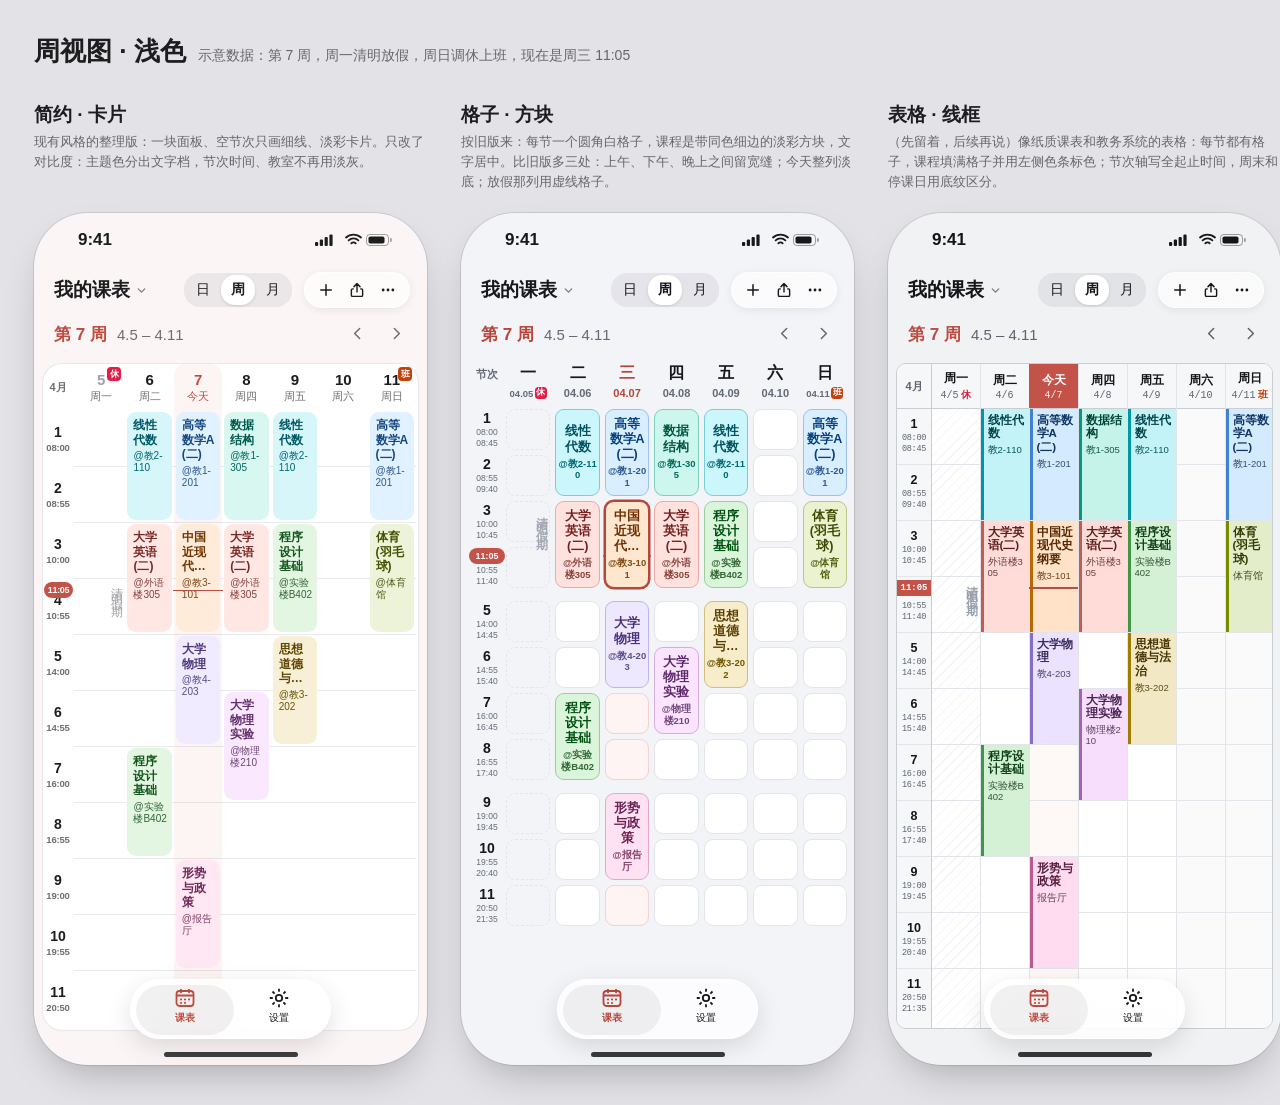
<file: docs/design/schedule-styles/mockups/index.html>
<!doctype html>
<html lang="zh-CN">
<head>
<meta charset="utf-8">
<style>
@font-face{font-family:SFR;src:url("file:///System/Library/Fonts/SFNSRounded.ttf")}
@font-face{font-family:SFMono;src:url("file:///System/Library/Fonts/SFNSMono.ttf")}
@font-face{font-family:NY;src:url("file:///System/Library/Fonts/NewYork.ttf")}
:root{--sans:-apple-system,"PingFang SC",sans-serif;--serif:NY,"Songti SC",serif;--song:"Songti SC",serif;--mono:SFMono,Menlo,monospace;--round:SFR,-apple-system,sans-serif}
*{box-sizing:border-box;margin:0;padding:0}
body{background:#E2E2E7;font-family:var(--sans);-webkit-font-smoothing:antialiased;color:#1d1d1f}
.board{display:flex;gap:34px;padding:34px 34px 40px;align-items:flex-start;width:max-content}
.col{display:flex;flex-direction:column;gap:14px;width:393px}
.cap{height:96px}
.cap b{display:block;font:600 19px/1.3 var(--sans)}
.cap span{display:block;font:13px/1.55 var(--sans);color:#66666d;margin-top:4px}
.title{font:700 26px var(--sans);padding:34px 34px 0;color:#1d1d1f}
.title small{font:400 14px var(--sans);color:#66666d;margin-left:12px}
.phone{position:relative;width:393px;height:852px;border-radius:54px;overflow:hidden;background:var(--canvas);color:var(--ink);box-shadow:0 0 0 1px rgba(0,0,0,.10),0 18px 40px -14px rgba(0,0,0,.28)}
.a{position:absolute}
.clamp{display:-webkit-box;-webkit-box-orient:vertical;overflow:hidden;word-break:break-all}
svg{display:block}
</style>
</head>
<body>
<div id="root"></div>
<script>
// ---------- demo data (示意数据) ----------
const PERIODS=[["08:00","08:45"],["08:55","09:40"],["10:00","10:45"],["10:55","11:40"],["14:00","14:45"],["14:55","15:40"],["16:00","16:45"],["16:55","17:40"],["19:00","19:45"],["19:55","20:40"],["20:50","21:35"]];
const CN=["一","二","三","四","五","六","七","八","九","十","十一"];
const DAYS=[{d:5,w:"周一",adj:"休",holiday:"清明"},{d:6,w:"周二"},{d:7,w:"周三",today:true},{d:8,w:"周四"},{d:9,w:"周五"},{d:10,w:"周六"},{d:11,w:"周日",adj:"班"}];
const C={math:{n:"高等数学A(二)",s:"高数",r:"教1-201",t:"王老师",h:255},la:{n:"线性代数",s:"线代",r:"教2-110",t:"李老师",h:205},en:{n:"大学英语(二)",s:"英语",r:"外语楼305",t:"Smith",h:25},prog:{n:"程序设计基础",s:"程设",r:"实验楼B402",t:"陈老师",h:145},hist:{n:"中国近现代史纲要",s:"近代史",r:"教3-101",t:"刘老师",h:62},phy:{n:"大学物理",s:"物理",r:"教4-203",t:"赵老师",h:295},pol:{n:"形势与政策",s:"形策",r:"报告厅",t:"孙老师",h:345},ds:{n:"数据结构",s:"数据结构",r:"教1-305",t:"周老师",h:180},lab:{n:"大学物理实验",s:"物理实验",r:"物理楼210",t:"吴老师",h:320},eth:{n:"思想道德与法治",s:"思修",r:"教3-202",t:"郑老师",h:92},pe:{n:"体育(羽毛球)",s:"体育",r:"体育馆",t:"钱老师",h:118}};
const SCHED=[[1,1,2,"la"],[1,3,2,"en"],[1,7,2,"prog"],[2,1,2,"math"],[2,3,2,"hist"],[2,5,2,"phy"],[2,9,2,"pol"],[3,1,2,"ds"],[3,3,2,"en"],[3,6,2,"lab"],[4,1,2,"la"],[4,3,2,"prog"],[4,5,2,"eth"],[6,1,2,"math"],[6,3,2,"pe"]];
const NOW={day:2,period:3,frac:10/45,label:"11:05"};
const TODAY=[{k:"math",p:[1,2],st:"done"},{k:"hist",p:[3,4],st:"now",left:"还剩 35 分"},{k:"phy",p:[5,6],st:"next",left:"2 小时 55 分后"},{k:"pol",p:[9,10],st:"later"}];

// ---------- styles ----------
const STY={
 modern:{name:"简约 · 卡片",desc:"现有风格的整理版：一块面板、空节次只画细线、淡彩卡片。只改了对比度：主题色分出文字档，节次时间、教室不再用淡灰。",
  geo:{x:8,y:150,w:377,head:46,row:56,axis:30,pad:4,inset:2,gap:0},
  light:{canvas:"#FBF6F5",panel:"rgba(255,255,255,.97)",pline:"rgba(36,46,72,.11)",rule:"rgba(36,46,72,.10)",ink:"#1d1d1f",ink2:"#6E6E73",ink3:"#A1A1A6",acc:"#BC4D43",accF:"#C35349",on:"#fff",today:"rgba(226,111,99,.07)",ctl:"rgba(118,118,128,.12)",sel:"#fff",glass:"rgba(255,255,255,.62)",gline:"rgba(255,255,255,.8)"},
  dark:{canvas:"#1A1615",panel:"rgba(255,255,255,.065)",pline:"rgba(255,255,255,.09)",rule:"rgba(255,255,255,.08)",ink:"#F2F2F7",ink2:"#A1A1A6",ink3:"#6C6C70",acc:"#ED796D",accF:"#C35349",on:"#fff",today:"rgba(237,121,109,.11)",ctl:"rgba(118,118,128,.24)",sel:"rgba(255,255,255,.2)",glass:"rgba(58,54,54,.55)",gline:"rgba(255,255,255,.14)"},
  course:(h,d)=>d?{fill:`oklch(0.34 0.055 ${h})`,text:`oklch(0.91 0.06 ${h})`,sub:`oklch(0.83 0.05 ${h})`,line:`oklch(0.5 0.07 ${h} / .5)`}:{fill:`oklch(0.952 0.034 ${h})`,text:`oklch(0.40 0.11 ${h})`,sub:`oklch(0.46 0.09 ${h})`,line:`oklch(0.86 0.05 ${h})`}},
 grid:{name:"格子 · 方块",desc:"按旧版来：每节一个圆角白格子，课程是带同色细边的淡彩方块，文字居中。比旧版多三处：上午、下午、晚上之间留宽缝；今天整列淡底；放假那列用虚线格子。",
  light:{canvas:"#F3F4F8",tile:"#FFFFFF",tline:"#E2E5EB",ink:"#16181D",ink2:"#626977",ink3:"#A3A8B2",acc:"#B5463C",accF:"#C35349",on:"#fff",todayTile:"#FDF4F3",todayLine:"#F1D3CF",ctl:"rgba(118,118,128,.12)",sel:"#fff",glass:"rgba(255,255,255,.62)",gline:"rgba(255,255,255,.8)"},
  dark:{canvas:"#111214",tile:"rgba(255,255,255,.055)",tline:"rgba(255,255,255,.085)",ink:"#EDEEF0",ink2:"#9CA3AF",ink3:"#5F646D",acc:"#ED796D",accF:"#C35349",on:"#fff",todayTile:"rgba(237,121,109,.09)",todayLine:"rgba(237,121,109,.24)",ctl:"rgba(118,118,128,.24)",sel:"rgba(255,255,255,.2)",glass:"rgba(50,52,56,.55)",gline:"rgba(255,255,255,.14)"},
  course:(h,d)=>d?{fill:`oklch(0.33 0.06 ${h})`,line:`oklch(0.56 0.09 ${h})`,text:`oklch(0.93 0.05 ${h})`,sub:`oklch(0.84 0.05 ${h})`,bar:`oklch(0.72 0.13 ${h})`}:{fill:`oklch(0.945 0.045 ${h})`,line:`oklch(0.80 0.085 ${h})`,text:`oklch(0.38 0.12 ${h})`,sub:`oklch(0.47 0.10 ${h})`,bar:`oklch(0.60 0.14 ${h})`}},
 table:{name:"表格 · 线框",desc:"（先留着，后续再说）像纸质课表和教务系统的表格：每节都有格子，课程填满格子并用左侧色条标色；节次轴写全起止时间，周末和停课日用底纹区分。",
  geo:{x:8,y:150,w:377,head:44,row:56,axis:34,pad:0,inset:0,gap:0},
  light:{canvas:"#F1F2F4",panel:"#FFFFFF",pline:"#C9CDD4",rule:"#E1E4E9",ink:"#14161A",ink2:"#5D6470",ink3:"#9AA0AA",acc:"#BC4D43",accF:"#C35349",on:"#fff",today:"rgba(226,111,99,.05)",head:"#F6F7F9",wkend:"#FAFAFB",ctl:"rgba(118,118,128,.12)",sel:"#fff",glass:"rgba(255,255,255,.62)",gline:"rgba(255,255,255,.8)"},
  dark:{canvas:"#0E0F11",panel:"#17181B",pline:"#3A3E45",rule:"#2A2D33",ink:"#EDEEF0",ink2:"#9AA0AA",ink3:"#5F646D",acc:"#ED796D",accF:"#C35349",on:"#fff",today:"rgba(237,121,109,.07)",head:"#1D1F23",wkend:"#1A1B1E",ctl:"rgba(118,118,128,.24)",sel:"rgba(255,255,255,.2)",glass:"rgba(50,52,56,.55)",gline:"rgba(255,255,255,.14)"},
  course:(h,d)=>d?{fill:`oklch(0.31 0.06 ${h})`,bar:`oklch(0.72 0.13 ${h})`,text:`oklch(0.93 0.04 ${h})`,sub:`oklch(0.83 0.04 ${h})`}:{fill:`oklch(0.93 0.048 ${h})`,bar:`oklch(0.60 0.14 ${h})`,text:`oklch(0.33 0.09 ${h})`,sub:`oklch(0.42 0.07 ${h})`}},
 paper:{name:"素笺 · 书卷",desc:"参考 Claude 那种温润的书卷气：米色纸底、墨色字、朱砂点睛。宋体课名、衬线数字、文武线外框、印章式「休/班」，课程只用一道墨色细条标色。",
  geo:{x:10,y:150,w:373,head:52,row:55,axis:30,pad:5,inset:2,gap:0},
  light:{canvas:"#F1ECE2",panel:"#FAF7F0",pline:"#3B342B",rule:"#E2D9C8",rule2:"#BFB39E",ink:"#2A251F",ink2:"#6C6254",ink3:"#A3988A",acc:"#A63F29",accF:"#A63F29",on:"#FBF6EC",today:"rgba(166,63,41,.045)",ctl:"transparent",sel:"transparent",glass:"rgba(250,247,240,.7)",gline:"rgba(59,52,43,.18)"},
  dark:{canvas:"#1B1916",panel:"#23201C",pline:"#A39A8A",rule:"#38332B",rule2:"#5A5246",ink:"#EDE6D9",ink2:"#ABA191",ink3:"#7A7266",acc:"#E28B6E",accF:"#B04A30",on:"#FBF6EC",today:"rgba(226,139,110,.07)",ctl:"transparent",sel:"transparent",glass:"rgba(42,38,33,.7)",gline:"rgba(237,230,217,.14)"},
  course:(h,d)=>d?{fill:`oklch(0.27 0.016 ${h})`,bar:`oklch(0.74 0.075 ${h})`,text:"#EDE6D9",sub:"#ABA191"}:{fill:`oklch(0.962 0.015 ${h})`,bar:`oklch(0.55 0.085 ${h})`,text:"#2A251F",sub:"#6C6254"}},
 board:{name:"站牌 · 时刻表",desc:"新想法：像车站时刻表，以时间为主角。没有卡片，靠粗细线把一天分成上午、下午、晚上；正在上的那节反白，「现在」是一根贯穿整周的黑线。",
  geo:{x:0,y:150,w:393,head:44,row:52,axis:36,pad:6,inset:0,gap:18},
  light:{canvas:"#FFFFFF",panel:"#FFFFFF",pline:"#111",rule:"#E7E7EA",ink:"#0B0B0C",ink2:"#5C5C62",ink3:"#A1A1A6",acc:"#BC4D43",accF:"#C35349",on:"#fff",today:"transparent",ctl:"transparent",sel:"transparent",glass:"rgba(255,255,255,.7)",gline:"rgba(0,0,0,.08)"},
  dark:{canvas:"#000000",panel:"#000",pline:"#F2F2F2",rule:"#242426",ink:"#F5F5F7",ink2:"#A1A1A6",ink3:"#5C5C62",acc:"#ED796D",accF:"#C35349",on:"#fff",today:"transparent",ctl:"transparent",sel:"transparent",glass:"rgba(40,40,42,.6)",gline:"rgba(255,255,255,.12)"},
  course:(h,d)=>({dot:d?`oklch(0.74 0.14 ${h})`:`oklch(0.62 0.15 ${h})`})}
};

// ---------- helpers ----------
const E=(tag,css,html,cls)=>{const e=document.createElement(tag);if(cls)e.className=cls;if(css)e.style.cssText=css;if(html!=null)e.innerHTML=html;return e};
const A=(parent,css,html)=>{const e=E("div","position:absolute;"+css,html);parent.appendChild(e);return e};
const ic={
 plus:c=>`<svg width="18" height="18" viewBox="0 0 24 24"><path d="M12 5v14M5 12h14" stroke="${c}" stroke-width="2" stroke-linecap="round" fill="none"/></svg>`,
 share:c=>`<svg width="18" height="18" viewBox="0 0 24 24" fill="none" stroke="${c}" stroke-width="1.9" stroke-linecap="round" stroke-linejoin="round"><path d="M12 3.5v11M8 7.5l4-4 4 4"/><path d="M7 10.5H6a1.5 1.5 0 0 0-1.5 1.5v7A1.5 1.5 0 0 0 6 20.5h12a1.5 1.5 0 0 0 1.5-1.5v-7a1.5 1.5 0 0 0-1.5-1.5h-1"/></svg>`,
 more:c=>`<svg width="18" height="18" viewBox="0 0 24 24" fill="${c}"><circle cx="5.5" cy="12" r="1.9"/><circle cx="12" cy="12" r="1.9"/><circle cx="18.5" cy="12" r="1.9"/></svg>`,
 chev:(c,dir,s=14,w=2)=>`<svg width="${s}" height="${s}" viewBox="0 0 24 24" fill="none" stroke="${c}" stroke-width="${w}" stroke-linecap="round" stroke-linejoin="round"><path d="${dir=='l'?'M15 5l-7 7 7 7':dir=='r'?'M9 5l7 7-7 7':'M6 9l6 6 6-6'}"/></svg>`,
 cal:c=>`<svg width="24" height="24" viewBox="0 0 24 24" fill="none" stroke="${c}" stroke-width="1.8"><rect x="3.5" y="5" width="17" height="15" rx="3"/><path d="M3.5 9.5h17M8 3v4M16 3v4"/><g fill="${c}" stroke="none"><circle cx="8" cy="13.5" r="1.1"/><circle cx="12" cy="13.5" r="1.1"/><circle cx="16" cy="13.5" r="1.1"/><circle cx="8" cy="17" r="1.1"/><circle cx="12" cy="17" r="1.1"/></g></svg>`,
 gear:c=>`<svg width="24" height="24" viewBox="0 0 24 24" fill="none" stroke="${c}" stroke-width="1.8"><circle cx="12" cy="12" r="3.2"/><path d="M12 2.8v3M12 18.2v3M2.8 12h3M18.2 12h3M5.5 5.5l2.1 2.1M16.4 16.4l2.1 2.1M5.5 18.5l2.1-2.1M16.4 7.6l2.1-2.1"/></svg>`,
 check:c=>`<svg width="12" height="12" viewBox="0 0 24 24" fill="none" stroke="${c}" stroke-width="3" stroke-linecap="round" stroke-linejoin="round"><path d="M5 12.5l4.5 4.5L19 7.5"/></svg>`
};
function statusBar(p,t,dark){
 A(p,`left:44px;top:17px;font:600 17px var(--sans);color:${t.ink}`,"9:41");
 const c=t.ink;
 A(p,`right:34px;top:20px`,`<svg width="78" height="14" viewBox="0 0 78 14"><g fill="${c}"><rect x="0" y="9" width="3.2" height="4" rx="1"/><rect x="4.8" y="6.5" width="3.2" height="6.5" rx="1"/><rect x="9.6" y="4" width="3.2" height="9" rx="1"/><rect x="14.4" y="1.5" width="3.2" height="11.5" rx="1"/></g><path d="M31 4.5a11 11 0 0 1 15 0M33.6 7.4a7 7 0 0 1 9.8 0M36.3 10.3a3 3 0 0 1 4.4 0" stroke="${c}" stroke-width="1.8" fill="none" stroke-linecap="round"/><rect x="51.5" y="1.5" width="22" height="11" rx="3.3" stroke="${c}" stroke-opacity=".4" fill="none"/><rect x="53.5" y="3.5" width="16" height="7" rx="1.8" fill="${c}"/><rect x="75" y="5" width="1.8" height="4" rx=".9" fill="${c}" fill-opacity=".4"/></svg>`);
}
function topBar(p,id,t,dark,mode){
 const y=60;
 const titleFont={modern:"600 19px var(--sans)",grid:"600 19px var(--sans)",table:"600 19px var(--sans)",paper:"700 20px var(--song)",board:"800 20px var(--sans)"}[id];
 A(p,`left:20px;top:${y+4}px;display:flex;align-items:center;gap:5px;font:${titleFont};color:${t.ink}`,`我的课表<span style="opacity:.55">${ic.chev(t.ink,'d',13,2.4)}</span>`);
 const segs=["日","周","月"],sel={day:0,week:1,month:2}[mode];
 const sx=150,sw=108;
 if(id=="modern"||id=="grid"||id=="table"){
  const r=16;
  const s=A(p,`left:${sx}px;top:${y}px;width:${sw}px;height:34px;border-radius:${r}px;background:${t.ctl}`);
  A(s,`left:${2+sel*(sw-4)/3}px;top:2px;width:${(sw-4)/3}px;height:30px;border-radius:${r-2}px;background:${t.sel};box-shadow:0 1px 3px rgba(0,0,0,${dark?0:.13})`);
  segs.forEach((g,i)=>A(s,`left:${2+i*(sw-4)/3}px;top:0;width:${(sw-4)/3}px;height:34px;display:flex;align-items:center;justify-content:center;font:${i==sel?600:500} 14px var(--sans);color:${t.ink}`,g));
  const r2=18;
  const g=A(p,`left:270px;top:${y-1}px;width:106px;height:36px;border-radius:${r2}px;background:${t.glass};backdrop-filter:blur(18px);border:.5px solid ${t.gline};box-shadow:0 2px 10px rgba(0,0,0,${dark?.3:.07});display:flex;align-items:center;justify-content:space-around;padding:0 6px`);
  g.innerHTML=ic.plus(t.ink)+ic.share(t.ink)+ic.more(t.ink);
 } else if(id=="paper"){
  segs.forEach((g,i)=>A(p,`left:${sx+i*34}px;top:${y}px;width:34px;height:34px;display:flex;align-items:center;justify-content:center;font:${i==sel?700:400} 16px var(--song);color:${i==sel?t.ink:t.ink2}`,g+(i==sel?`<div style="position:absolute;left:11px;right:11px;bottom:3px;height:1.5px;background:${t.acc}"></div>`:"")));
  [ic.plus,ic.share,ic.more].forEach((f,i)=>A(p,`left:${268+i*38}px;top:${y}px;width:32px;height:32px;border-radius:50%;border:.8px solid ${t.gline};display:flex;align-items:center;justify-content:center`,f(t.ink)));
 } else {
  segs.forEach((g,i)=>A(p,`left:${sx+i*34}px;top:${y}px;width:34px;height:34px;display:flex;align-items:center;justify-content:center;font:${i==sel?700:500} 16px var(--sans);color:${i==sel?t.ink:t.ink3}`,g+(i==sel?`<div style="position:absolute;left:9px;right:9px;bottom:2px;height:2.5px;background:${t.ink}"></div>`:"")));
  [ic.plus,ic.share,ic.more].forEach((f,i)=>A(p,`left:${276+i*36}px;top:${y+1}px;width:32px;height:32px;display:flex;align-items:center;justify-content:center`,f(t.ink)));
 }
}
function weekRow(p,id,t){
 const y=110;
 const f={modern:["600 17px var(--sans)","400 15px var(--sans)","第 7 周","4.5 – 4.11"],grid:["600 17px var(--sans)","400 15px var(--sans)","第 7 周","4.5 – 4.11"],table:["600 17px var(--sans)","400 15px var(--sans)","第 7 周","4.5 – 4.11"],paper:["700 18px var(--song)","400 15px var(--serif)","第七周","4.5 — 4.11"],board:["700 17px var(--sans)","500 13.5px var(--mono)","第 7 周","04.05–04.11"]}[id];
 A(p,`left:20px;top:${y}px;display:flex;align-items:baseline;gap:10px;white-space:nowrap`,`<span style="font:${f[0]};color:${t.acc}">${f[2]}</span><span style="font:${f[1]};color:${t.ink2}">${f[3]}</span>`);
 A(p,`right:22px;top:${y+2}px;display:flex;gap:22px`,ic.chev(t.ink2,'l',17,2.2)+ic.chev(t.ink2,'r',17,2.2));
}
function tabBar(p,id,t,dark){
 const tint={paper:dark?"rgba(44,40,35,.72)":"rgba(251,248,241,.78)"}[id]||(dark?"rgba(44,44,48,.7)":"rgba(255,255,255,.72)");
 const b=A(p,`left:96px;top:766px;width:201px;height:60px;border-radius:30px;background:${tint};backdrop-filter:blur(20px) saturate(1.6);border:.5px solid ${t.gline};box-shadow:0 8px 26px rgba(0,0,0,${dark?.45:.12})`);
 A(b,`left:5px;top:5px;width:98px;height:50px;border-radius:25px;background:${dark?"rgba(255,255,255,.1)":"rgba(0,0,0,.055)"}`);
 A(b,`left:5px;top:6px;width:98px;display:flex;flex-direction:column;align-items:center;gap:1px;font:600 10px var(--sans);color:${t.acc}`,ic.cal(t.acc)+"课表");
 A(b,`left:99px;top:6px;width:98px;display:flex;flex-direction:column;align-items:center;gap:1px;font:500 10px var(--sans);color:${t.ink}`,ic.gear(t.ink)+"设置");
}
function homeBar(p,t){A(p,`left:130px;bottom:8px;width:134px;height:5px;border-radius:3px;background:${t.ink};opacity:.85`)}

// ---------- week view ----------
function weekPhone(id,dark){
 const S=STY[id],t=dark?S.dark:S.light,g=S.geo;
 const p=E("div",`--canvas:${t.canvas};--ink:${t.ink}`,null,"phone");
 statusBar(p,t,dark);topBar(p,id,t,dark,"week");weekRow(p,id,t);
 if(id=="grid"){weekTiles(p,t,dark);tabBar(p,id,t,dark);homeBar(p,t);return p}
 const colW=(g.w-g.axis-2*g.pad)/7;
 const rowY=i=>i*g.row+(i>=4?g.gap:0)+(i>=8?g.gap:0);
 const H=g.head+rowY(11)+6;
 const colX=i=>g.axis+g.pad+i*colW;
 // panel
 let panelCss=`left:${g.x}px;top:${g.y}px;width:${g.w}px;height:${H}px;`;
 if(id=="modern")panelCss+=`border-radius:20px;background:${t.panel};border:1px solid ${t.pline};`;
 if(id=="table")panelCss+=`border-radius:10px;background:${t.panel};border:1px solid ${t.pline};overflow:hidden;`;
 if(id=="paper")panelCss+=`background:${t.panel};border:1.6px solid ${t.pline};`;
 if(id=="board")panelCss+=`background:${t.panel};`;
 const P=A(p,panelCss);
 if(id=="paper")A(P,`left:2.5px;top:2.5px;right:2.5px;bottom:2.5px;border:.6px solid ${t.pline};opacity:.55`);
 // weekend / holiday fills (grid)
 if(id=="table"){
  [5,6].forEach(i=>A(P,`left:${colX(i)}px;top:${g.head}px;width:${colW}px;height:${H-g.head}px;background:${t.wkend}`));
  A(P,`left:${colX(0)}px;top:${g.head}px;width:${colW}px;height:${H-g.head}px;background:repeating-linear-gradient(135deg,transparent 0 6px,${dark?"rgba(255,255,255,.05)":"rgba(20,22,26,.045)"} 6px 7px)`);
  A(P,`left:0;top:0;width:${g.w}px;height:${g.head}px;background:${t.head}`);
  A(P,`left:0;top:${g.head}px;width:${g.axis}px;height:${H-g.head}px;background:${t.head}`);
 }
 // today column
 if(t.today!="transparent")A(P,`left:${colX(2)}px;top:${id=="table"?g.head:0}px;width:${colW}px;height:${id=="table"?H-g.head:H}px;background:${t.today};${id=="modern"?"border-radius:12px;":""}`);
 // rules
 for(let i=0;i<=11;i++){
  const y=g.head+rowY(i);
  if(id=="modern"&&i>0&&i<11)A(P,`left:${g.axis}px;top:${y}px;width:${g.w-g.axis-g.pad}px;height:0;border-top:.5px solid ${t.rule}`);
  if(id=="table"&&i<11)A(P,`left:0;top:${y}px;width:${g.w}px;height:0;border-top:${i==0?1:.5}px solid ${i==0?t.pline:t.rule}`);
  if(id=="paper"&&i>0&&i<11)A(P,`left:${g.axis}px;top:${y}px;width:${g.w-g.axis-g.pad}px;height:0;border-top:${(i==4||i==8)?".8px solid "+t.rule2:".6px dotted "+t.rule2}`);
  if(id=="board"&&i<11&&!(i==4||i==8))A(P,`left:${g.axis}px;top:${y}px;width:${g.w-g.axis}px;height:0;border-top:.5px solid ${t.rule}`);
 }
 if(id=="paper")A(P,`left:6px;top:${g.head}px;width:${g.w-12}px;height:0;border-top:.8px solid ${t.rule2}`);
 if(id=="board"){
  [[0,"上午"],[4,"下午"],[8,"晚上"]].forEach(([i,l])=>{
   const y=g.head+rowY(i);
   if(i>0)A(P,`left:10px;top:${y-g.gap+3}px;font:700 10px var(--sans);color:${t.ink2};letter-spacing:1px`,l);
   A(P,`left:0;top:${y}px;width:${g.w}px;height:0;border-top:1.6px solid ${t.pline}`);
  });
 }
 if(id=="table"){
  A(P,`left:${g.axis}px;top:0;width:0;height:${H}px;border-left:1px solid ${t.pline}`);
  for(let i=1;i<7;i++)A(P,`left:${colX(i)}px;top:0;width:0;height:${H}px;border-left:.5px solid ${t.rule}`);
 }
 // header
 const monthLbl={modern:"4月",grid:"4月",table:"4月",paper:"四月",board:"4月"}[id];
 A(P,`left:0;top:0;width:${g.axis}px;height:${g.head}px;display:flex;align-items:center;justify-content:center;font:${id=="paper"?"600 12px var(--song)":"600 11px var(--sans)"};color:${t.ink2}`,monthLbl);
 DAYS.forEach((d,i)=>{
  const x=colX(i),isT=d.today;
  const cell=A(P,`left:${x}px;top:0;width:${colW}px;height:${g.head}px;display:flex;flex-direction:column;align-items:center;justify-content:center;gap:${id=="paper"?2:1}px`);
  if(id=="modern"){
   cell.innerHTML=`<div style="font:600 15px var(--round);color:${isT?t.acc:(d.holiday?t.ink3:t.ink)}">${d.d}</div><div style="font:500 11px var(--sans);color:${isT?t.acc:t.ink2}">${isT?"今天":d.w}</div>`;
  } else if(id=="table"){
   if(isT){cell.style.background=t.accF;}
   const adjc=d.adj=="休"?(dark?"#FF6B81":"#D61F45"):(dark?"#FF9A5C":"#C2410C");
   cell.innerHTML=`<div style="font:600 12px var(--sans);color:${isT?t.on:t.ink}">${isT?"今天":d.w}</div><div style="font:500 10px var(--mono);color:${isT?t.on:t.ink2};opacity:${isT?.9:1}">4/${d.d}${d.adj?`<b style="font:700 10px var(--sans);color:${adjc};margin-left:2px">${d.adj}</b>`:""}</div>`;
  } else if(id=="paper"){
   const num=`<div style="font:400 17px var(--serif);color:${isT?t.acc:(d.holiday?t.ink3:t.ink)};width:27px;height:27px;display:flex;align-items:center;justify-content:center;border-radius:50%;${isT?`border:1.2px solid ${t.acc};`:""}">${d.d}</div>`;
   cell.innerHTML=num+`<div style="font:400 11px var(--song);color:${isT?t.acc:t.ink2}">${isT?"今日":d.w}</div>`;
  } else {
   cell.innerHTML=`<div style="font:700 12.5px var(--sans);color:${t.ink}">${isT?"今天":d.w}</div><div style="font:500 10.5px var(--mono);color:${t.ink2};display:flex;align-items:center;gap:2px">${String(d.d).padStart(2,"0")}${d.adj?`<span style="font:700 8.5px var(--sans);padding:0 2px;line-height:12px;${d.adj=="休"?`background:${t.ink};color:${t.canvas}`:`border:1px solid ${t.ink};color:${t.ink};line-height:10px`}">${d.adj}</span>`:""}</div>`+(isT?`<div style="position:absolute;left:4px;right:4px;bottom:0;height:3px;background:${t.acc}"></div>`:"");
  }
  if(d.adj&&(id=="modern"||id=="paper")){
   const off=d.adj=="休";let css,txt=d.adj;
   if(id=="modern")css=`width:14px;height:14px;border-radius:4px;background:${off?"#E11D48":"#C2410C"};color:#fff;font:600 9px var(--sans);top:3px;right:2px`;
   if(id=="table")css=`width:14px;height:14px;background:${off?"#E11D48":"#C2410C"};color:#fff;font:600 9px var(--sans);top:0;right:0`;
   if(id=="paper")css=off?`width:14px;height:14px;border-radius:2px;background:${t.accF};color:${t.on};font:700 9.5px var(--song);top:4px;right:3px`:`width:14px;height:14px;border-radius:2px;border:1px solid ${t.ink2};color:${t.ink2};font:700 9.5px var(--song);top:4px;right:3px`;
   if(id=="board")css=off?`width:15px;height:15px;background:${t.ink};color:${t.canvas};font:700 9.5px var(--sans);top:3px;right:2px`:`width:15px;height:15px;border:1.2px solid ${t.ink};color:${t.ink};font:700 9.5px var(--sans);top:3px;right:2px`;
   A(P,`left:${x+colW-16}px;display:flex;align-items:center;justify-content:center;${css};left:auto;right:${g.w-(x+colW)+(id=="table"?0:2)}px`,txt);
  }
 });
 // axis
 PERIODS.forEach((pp,i)=>{
  const y=g.head+rowY(i);
  let html;
  if(id=="modern")html=`<div style="font:700 14px var(--round);color:${t.ink}">${i+1}</div><div style="font:600 9.5px var(--sans);color:${t.ink2};letter-spacing:-.2px">${pp[0]}</div>`;
  if(id=="table")html=`<div style="font:700 12.5px var(--sans);color:${t.ink}">${i+1}</div><div style="font:500 8.5px/1.25 var(--mono);color:${t.ink2};letter-spacing:-.3px;text-align:center">${pp[0]}<br>${pp[1]}</div>`;
  if(id=="paper")html=`<div style="font:400 13px var(--song);color:${t.ink}">${CN[i]}</div><div style="font:400 9.5px var(--serif);color:${t.ink2}">${pp[0]}</div>`;
  if(id=="board")html=`<div style="font:700 13px var(--mono);color:${t.ink}">${String(i+1).padStart(2,"0")}</div><div style="font:500 9px var(--mono);color:${t.ink2}">${pp[0]}</div>`;
  A(P,`left:0;top:${y}px;width:${g.axis}px;height:${g.row}px;display:flex;flex-direction:column;align-items:center;justify-content:${id=="board"?"flex-start":"center"};padding-top:${id=="board"?7:0}px;gap:2px`,html);
 });
 // holiday label
 const hl={modern:`font:500 12px var(--sans);color:${t.ink3};letter-spacing:6px`,table:`font:600 12px var(--sans);color:${t.ink3};letter-spacing:6px`,paper:`font:400 15px var(--song);color:${t.acc};opacity:.55;letter-spacing:10px`,board:`font:700 12px var(--sans);color:${t.ink3};letter-spacing:5px`}[id];
 A(P,`left:${colX(0)}px;top:${g.head+rowY(3)}px;width:${colW}px;display:flex;justify-content:center;writing-mode:vertical-rl;${hl}`,id=="board"?"清明·停课":"清明假期");
 // now line (under the courses for paper/board)
 const ny=g.head+rowY(NOW.period)+NOW.frac*g.row;
 if(id=="paper")A(P,`left:${g.axis}px;top:${ny-.5}px;width:${g.w-g.axis-g.pad}px;height:0;border-top:1px dashed ${t.acc};opacity:.45`);
 if(id=="board")A(P,`left:${g.axis}px;top:${ny-1}px;width:${g.w-g.axis}px;height:2px;background:${t.ink}`);
 // courses
 SCHED.forEach(([day,st,span,k])=>{
  const c=C[k],col=S.course(c.h,dark);
  const x=colX(day)+g.inset,y=g.head+rowY(st-1)+g.inset,w=colW-2*g.inset,h=rowY(st-1+span)-rowY(st-1)-2*g.inset;
  const isNow=day==NOW.day&&st<=NOW.period+1&&NOW.period+1<st+span;
  if(id=="modern"){
   A(P,`left:${x}px;top:${y}px;width:${w}px;height:${h}px;border-radius:9px;background:${col.fill};padding:6px 5px 5px 6px`,`<div class="clamp" style="-webkit-line-clamp:3;font:600 12px/1.22 var(--sans);color:${col.text}">${c.n}</div><div class="clamp" style="-webkit-line-clamp:2;margin-top:3px;font:500 10px/1.2 var(--sans);color:${col.sub}">@${c.r}</div>`);
  } else if(id=="table"){
   A(P,`left:${x+.5}px;top:${y+.5}px;width:${w-.5}px;height:${h-.5}px;background:${col.fill};border-left:3px solid ${col.bar};padding:5px 3px 4px 4px`,`<div class="clamp" style="-webkit-line-clamp:3;font:600 11.5px/1.2 var(--sans);color:${col.text}">${c.n}</div><div class="clamp" style="-webkit-line-clamp:2;margin-top:3px;font:500 9.5px/1.2 var(--sans);color:${col.sub}">${c.r}</div>`);
  } else if(id=="paper"){
   A(P,`left:${x}px;top:${y}px;width:${w}px;height:${h}px;border-radius:2px;background:${col.fill};border-left:2px solid ${col.bar};padding:6px 3px 4px 5px`,`<div class="clamp" style="-webkit-line-clamp:3;font:700 12px/1.25 var(--song);color:${col.text}">${c.n}</div><div class="clamp" style="-webkit-line-clamp:2;margin-top:4px;font:400 9.5px/1.2 var(--sans);color:${col.sub}">${c.r}</div>`);
  } else {
   const inv=isNow;
   A(P,`left:${x+1}px;top:${y+1}px;width:${w-2}px;height:${h-1}px;${inv?`background:${t.accF};`:""}padding:6px 3px 4px 4px`,`<div class="clamp" style="-webkit-line-clamp:3;font:700 11.5px/1.2 var(--sans);color:${inv?t.on:t.ink}"><span style="display:inline-block;width:7px;height:7px;margin-right:3px;vertical-align:1px;background:${inv?t.on:col.dot}"></span>${c.n}</div><div class="clamp" style="-webkit-line-clamp:2;margin-top:3px;font:500 9px/1.2 var(--mono);color:${inv?t.on:t.ink2};opacity:${inv?.9:1}">${c.r}</div>`);
  }
 });
 // now markers
 if(id=="modern"){
  A(P,`left:${colX(2)-1}px;top:${ny-.75}px;width:${colW+2}px;height:1.5px;background:${t.acc}`);
  A(P,`left:1px;top:${ny-8}px;width:${g.axis-1}px;height:16px;border-radius:8px;background:${t.accF};color:${t.on};font:600 9px var(--sans);display:flex;align-items:center;justify-content:center;letter-spacing:-.3px`,NOW.label);
 }
 if(id=="table"){
  A(P,`left:${colX(2)}px;top:${ny-1}px;width:${colW}px;height:2px;background:${t.acc}`);
  A(P,`left:0;top:${ny-8}px;width:${g.axis}px;height:16px;background:${t.accF};color:${t.on};font:600 9px var(--mono);display:flex;align-items:center;justify-content:center`,NOW.label);
 }
 if(id=="paper"){
  A(P,`left:${colX(2)}px;top:${ny-.6}px;width:${colW}px;height:1.2px;background:${t.acc}`);
  A(P,`left:-2px;top:${ny-8}px;width:${g.axis+2}px;height:16px;background:${t.accF};color:${t.on};font:400 9.5px var(--serif);display:flex;align-items:center;justify-content:center;clip-path:polygon(0 0,100% 0,88% 50%,100% 100%,0 100%)`,NOW.label);
 }
 if(id=="board"){
  A(P,`left:3px;top:${ny-8}px;width:${g.axis-5}px;height:16px;background:${t.ink};color:${t.canvas};font:600 9px var(--mono);display:flex;align-items:center;justify-content:center;clip-path:polygon(0 0,82% 0,100% 50%,82% 100%,0 100%)`,NOW.label);
 }
 tabBar(p,id,t,dark);homeBar(p,t);
 return p;
}

// ---------- boards ----------
function caption(id,extra){const S=STY[id];return E("div","",`<b>${S.name}${extra||""}</b><span>${S.desc}</span>`,"cap")}
function board(title,sub,cols){
 const root=document.getElementById("root");
 root.appendChild(E("div","",`${title}<small>${sub}</small>`,"title"));
 const b=E("div","",null,"board");cols.forEach(c=>b.appendChild(c));root.appendChild(b);
}
function col(nodes){const c=E("div","",null,"col");nodes.forEach(n=>c.appendChild(n));return c}
const mode=location.hash.slice(1)||"week-light";
const ids=["modern","grid","table","paper","board"];
window.addEventListener("DOMContentLoaded",()=>{
if(mode=="week-light")board("周视图 · 浅色","示意数据：第 7 周，周一清明放假，周日调休上班，现在是周三 11:05",ids.map(id=>col([caption(id),weekPhone(id,false)])));
if(mode=="week-dark")board("周视图 · 深色","同一组数据，深色外观",ids.map(id=>col([caption(id,"（深色）"),weekPhone(id,true)])));
});
</script>
<script src="dayMonth.js"></script>
</body>
</html>
</file>
